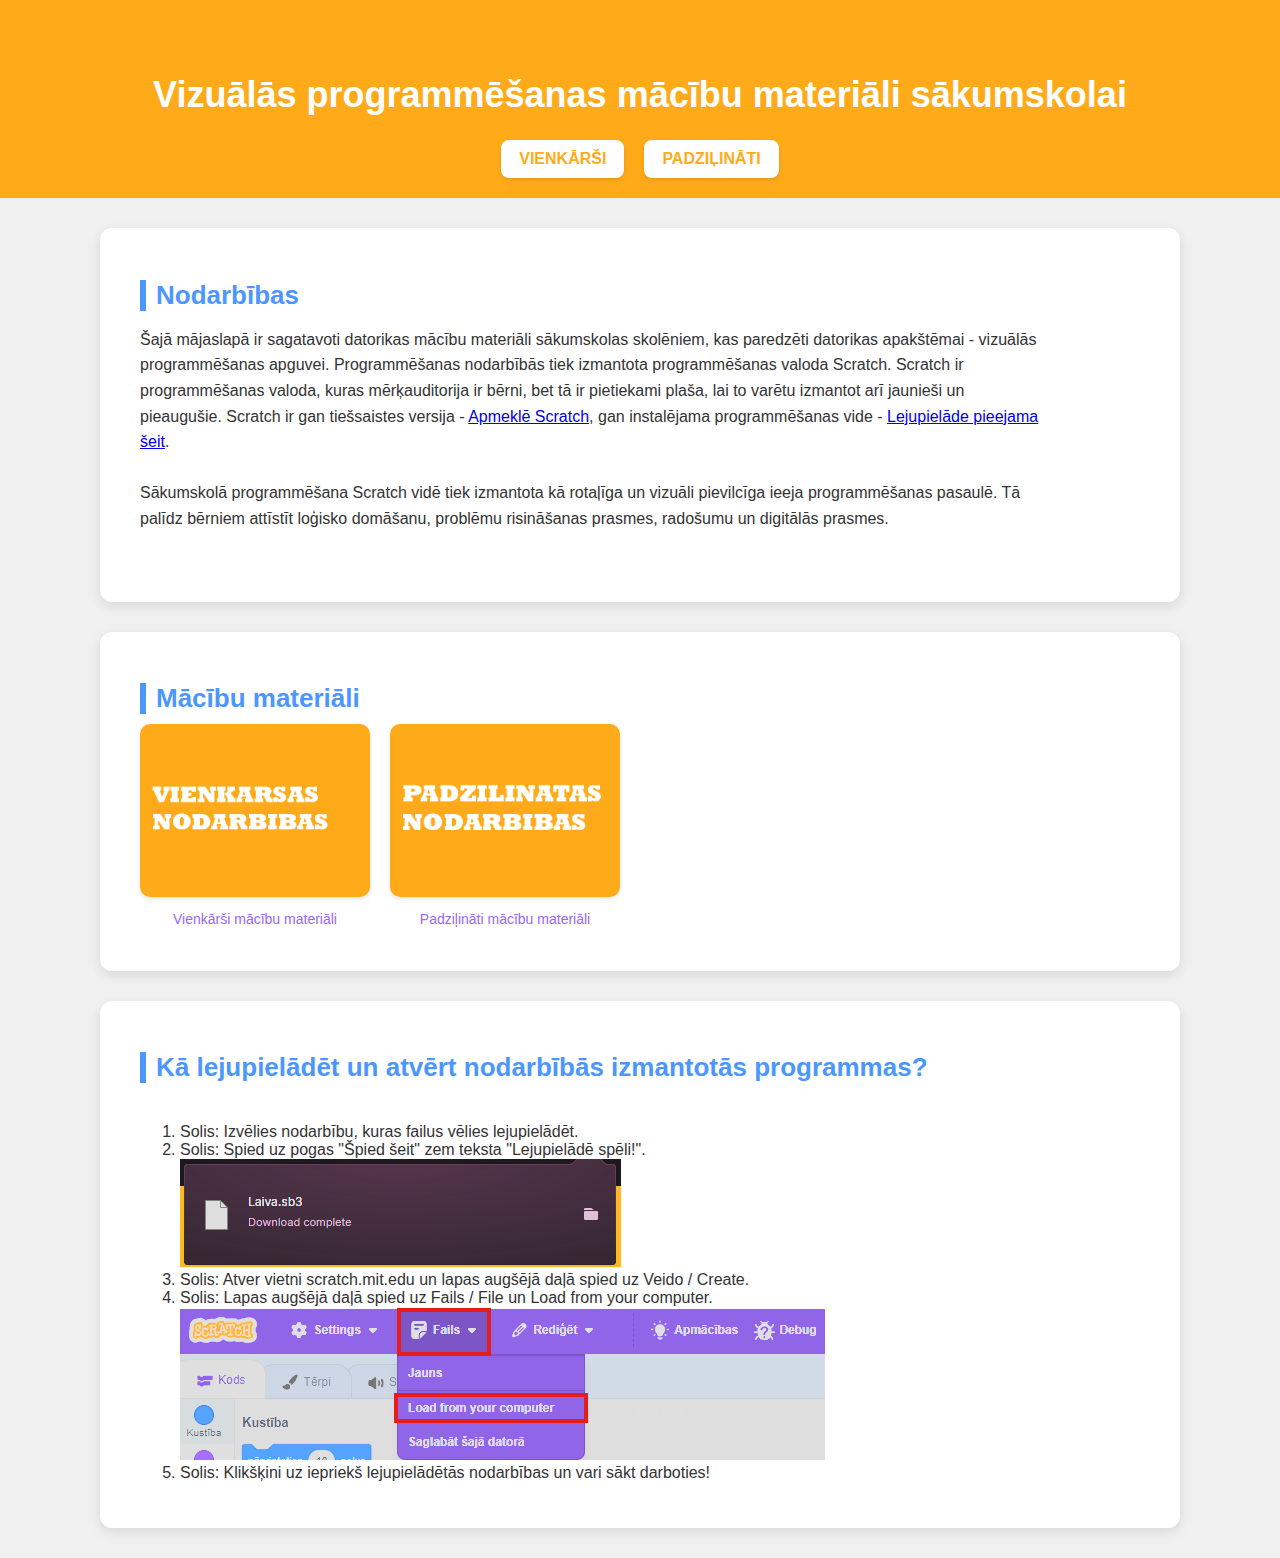
<file: index.html>
<!DOCTYPE html>
<html lang="lv">
<link rel = "stylesheet" href = "style.css">
<head>
  <meta charset="UTF-8">
  <meta name="viewport" content="width=device-width, initial-scale=1.0">
  <title>Programmēšana sākumskolai</title>
 
</head>
<body>

  <header>
    <h1>Vizuālās programmēšanas mācību materiāli sākumskolai</h1>
    <nav>
      <ul>
          <li><a href="Vienkarsi.html">VIENKĀRŠI</a></li>
          <li><a href="padzilinati.html">PADZIĻINĀTI</a></li>
      </ul>
  </nav>
  </header>

  <div class="section">
    <h2>Nodarbības</h2>
    <p class="description">
      Šajā mājaslapā ir sagatavoti datorikas mācību materiāli sākumskolas skolēniem, kas paredzēti datorikas apakštēmai - vizuālās programmēšanas apguvei.
      Programmēšanas nodarbībās tiek izmantota programmēšanas valoda Scratch. Scratch ir programmēšanas valoda, kuras mērķauditorija ir bērni, bet 
      tā ir pietiekami plaša, lai to varētu izmantot arī jaunieši un pieaugušie. Scratch ir gan tiešsaistes versija - <a href="https://www.scratch.mit.edu/">Apmeklē Scratch</a>, gan instalējama
      programmēšanas vide - <a href="https://scratch.mit.edu/download">Lejupielāde pieejama šeit</a>. 
      <br>
      <br>
      Sākumskolā programmēšana Scratch vidē tiek izmantota kā rotaļīga un vizuāli pievilcīga ieeja programmēšanas pasaulē. Tā palīdz bērniem attīstīt loģisko domāšanu, problēmu risināšanas prasmes, radošumu un digitālās prasmes.
    </p>
</div>
</div>
<div class="section">
    <h2>Mācību materiāli</h2>

    <div class="projects">   
      
      <div class="project">
        <a href="Vienkarsi.html">
          <img src="img/2.png" alt="Rallijs">
        </a>
        <p>Vienkārši mācību materiāli</p>
      </div>

      <div class="project">
        <a href="padzilinati.html">
          <img src="img/4.png" alt="Supermens">
        </a>
        <p>Padziļināti mācību materiāli</p>
      </div>

    </div> 

</div>
</div>

<div class="section">
    <h2>Kā lejupielādēt un atvērt nodarbībās izmantotās programmas?</h2>
    <p class="description">
      <ol>
        <li>Solis: Izvēlies nodarbību, kuras failus vēlies lejupielādēt.</li>
        <li>Solis: Spied uz pogas "Špied šeit" zem teksta "Lejupielādē spēli!".<br> 
          <img src = "img/tutorial1.png" alt = "tutorial1"> </li>
        <li>Solis: Atver vietni scratch.mit.edu un lapas augšējā daļā spied uz Veido / Create. </li>
        <li>Solis: Lapas augšējā daļā spied uz Fails / File un Load from your computer. </li>
          <img src = "img/tutorial2.png" alt = "tutorial2"> </li>
        <li>Solis: Klikšķini uz iepriekš lejupielādētās nodarbības un vari sākt darboties! </li>
      </ol>
    </p>
</body>
</html>
</file>
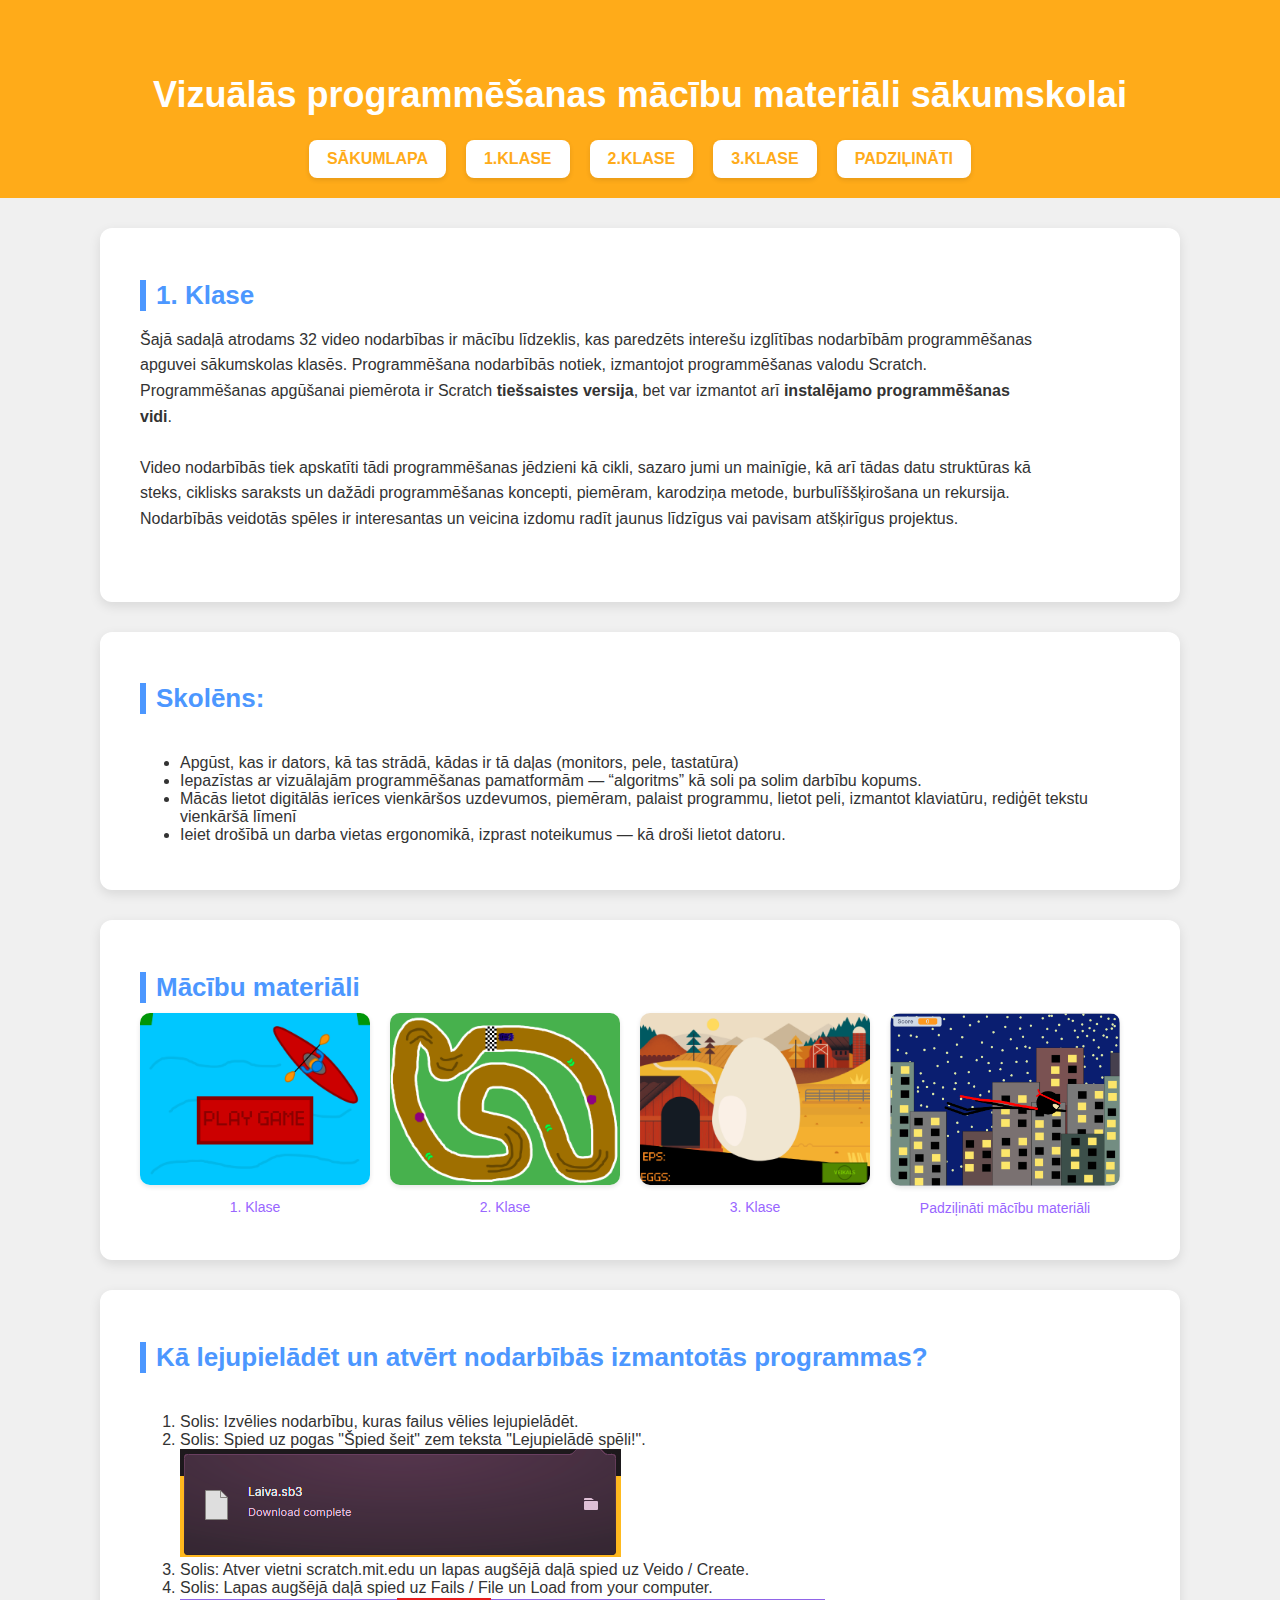
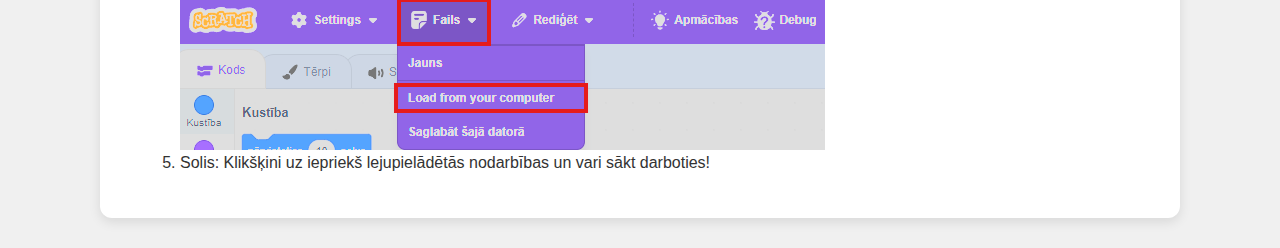
<file: 1klase.html>
<!DOCTYPE html>
<html lang="lv">
<link rel = "stylesheet" href = "style.css">
<head>
  <meta charset="UTF-8">
  <meta name="viewport" content="width=device-width, initial-scale=1.0">
  <title>Programmēšana sākumskolai</title>
 
</head>
<body>

  <header>
    <h1>Vizuālās programmēšanas mācību materiāli sākumskolai</h1>
       <nav>
      <ul>
          <li><a href="index.html">SĀKUMLAPA</a></li>
          <li><a href="1klase.html">1.KLASE</a></li>
          <li><a href="2klase.html">2.KLASE</a></li>
          <li><a href="3klase.html">3.KLASE</a></li>
          <li><a href="padzilinati.html">PADZIĻINĀTI</a></li>
      </ul>
  </nav>
  </header>

  <div class="section">
    <h2>1. Klase</h2>
    <p class="description">
      Šajā sadaļā atrodams 32 video nodarbības ir mācību līdzeklis, kas paredzēts interešu izglītības nodarbībām programmēšanas apguvei sākumskolas klasēs.
      Programmēšana nodarbībās notiek, izmantojot programmēšanas valodu Scratch. Programmēšanas apgūšanai piemērota ir Scratch <strong>tiešsaistes versija</strong>, bet var izmantot arī <strong>instalējamo programmēšanas vidi</strong>.<br><br>
      Video nodarbībās tiek apskatīti tādi programmēšanas jēdzieni kā cikli, sazaro jumi un mainīgie, kā arī tādas datu struktūras kā steks, ciklisks saraksts un dažādi programmēšanas koncepti, piemēram, karodziņa metode, burbulīššķirošana un rekursija. Nodarbībās veidotās spēles ir interesantas un veicina izdomu radīt jaunus līdzīgus vai pavisam atšķirīgus projektus.
    </p>
</div>
<div class="section">
    <h2>Skolēns:</h2>
    <p class="description">
    <ul>
    <li>Apgūst, kas ir dators, kā tas strādā, kādas ir tā daļas (monitors, pele, tastatūra) </li>
    <li>Iepazīstas ar vizuālajām programmēšanas pamatformām — “algoritms” kā soli pa solim darbību kopums.</li>
    <li>Mācās lietot digitālās ierīces vienkāršos uzdevumos, piemēram, palaist programmu, lietot peli, izmantot klaviatūru, rediģēt tekstu vienkāršā līmenī </li>
    <li>Ieiet drošībā un darba vietas ergonomikā, izprast noteikumus — kā droši lietot datoru.</li>
    </ul>
    </p>
</div>
<div class="section">
    <h2>Mācību materiāli</h2>
    <div class="projects">
      <div class="project">
        <a href="laiva.html">
          <img src="img/laiva.png" alt="Laiva">
        </a>
        <p>1. Klase</p>
      </div>
      <div class="project">
        <a href="rally.html">
          <img src="img/rallijs.png" alt="Rallijs">
        </a>
        <p>2. Klase</p>
      </div>
      <div class="project">
        <a href="clicker.html">
          <img src="img/ola.png" alt="Klikšķinātājs">
        </a>
        <p>3. Klase</p>
      </div>
      <div class="project">
        <a href="supermens.html">
          <img src="img/supermens.png" alt="Supermens">
        </a>
        <p>Padziļināti mācību materiāli</p>
      </div>
  </div>
</div>
<div class="section">
    <h2>Kā lejupielādēt un atvērt nodarbībās izmantotās programmas?</h2>
    <p class="description">
      <ol>
        <li>Solis: Izvēlies nodarbību, kuras failus vēlies lejupielādēt.</li>
        <li>Solis: Spied uz pogas "Špied šeit" zem teksta "Lejupielādē spēli!".<br> 
          <img src = "img/tutorial1.png" alt = "tutorial1"> </li>
        <li>Solis: Atver vietni scratch.mit.edu un lapas augšējā daļā spied uz Veido / Create. </li>
        <li>Solis: Lapas augšējā daļā spied uz Fails / File un Load from your computer. </li>
          <img src = "img/tutorial2.png" alt = "tutorial2"> </li>
        <li>Solis: Klikšķini uz iepriekš lejupielādētās nodarbības un vari sākt darboties! </li>
      </ol>
    </p>
</body>
</html>
</file>
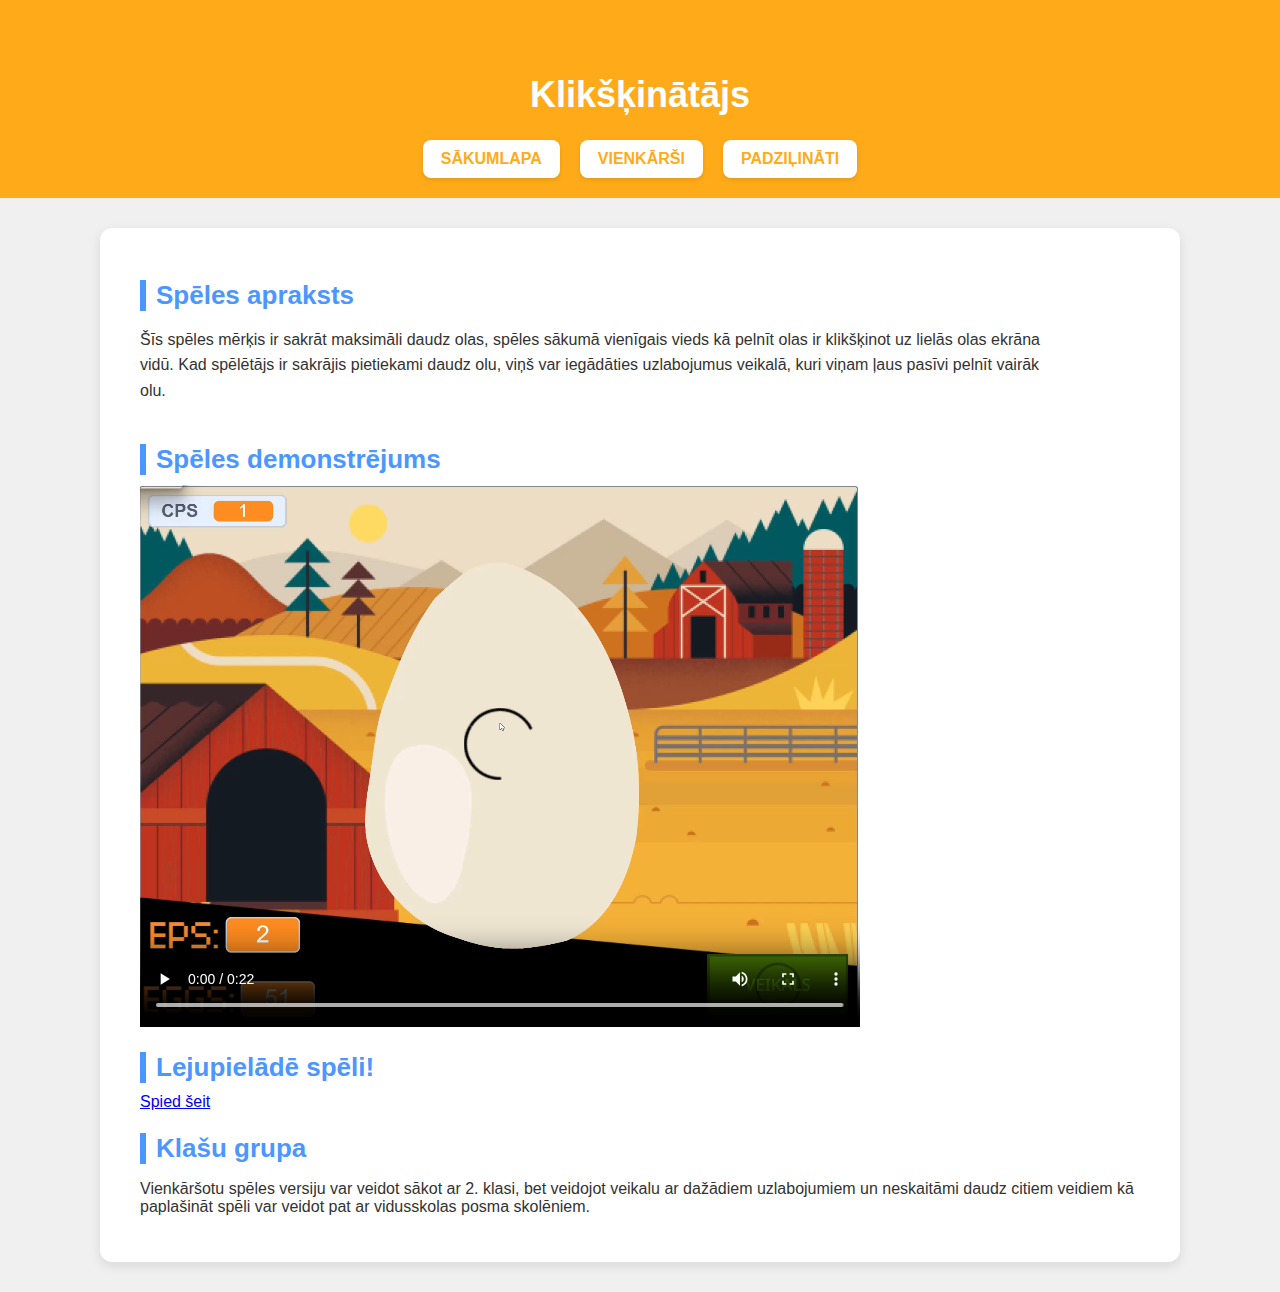
<file: clicker.html>
<!DOCTYPE html>
<html lang="lv">
<link rel = "stylesheet" href = "style.css">
<head>
  <meta charset="UTF-8">
  <meta name="viewport" content="width=device-width, initial-scale=1.0">
  <title>Klikšķinātājs</title>
 
</head>
<body>

  <header>
    <h1>Klikšķinātājs</h1>
       <nav>
      <ul>
          <li><a href="index.html">SĀKUMLAPA</a></li>
          <li><a href="Vienkarsi.html">VIENKĀRŠI</a></li>
          <li><a href="padzilinati.html">PADZIĻINĀTI</a></li>
      </ul>
  </nav>
  </header>

  <div class="section">
    <h2>Spēles apraksts</h2>
    <p class="description">
      Šīs spēles mērķis ir sakrāt maksimāli daudz olas, spēles sākumā vienīgais vieds kā pelnīt olas ir klikšķinot uz lielās olas ekrāna vidū.
      Kad spēlētājs ir sakrājis pietiekami daudz olu, viņš var iegādāties uzlabojumus veikalā, kuri viņam ļaus pasīvi pelnīt vairāk olu.
    </p>
    <h2>Spēles demonstrējums</h2>
    <section>
        <video width="720" controls>
          <source src="vid/clickerGameplay.mp4" type="video/mp4">
          Tavs pārlūks neatbalsta video atskaņošanu.
        </video>
      </section>
       <h2>Lejupielādē spēli!</h2>
    <section>
  <a href="file/Egg clicker.sb3" download>Spied šeit</a>
      </section>
<section>
        <h2>Klašu grupa</h2>
        <p>Vienkāršotu spēles versiju var veidot sākot ar 2. klasi, bet veidojot veikalu ar dažādiem uzlabojumiem un neskaitāmi daudz citiem veidiem kā 
            paplašināt spēli var veidot pat ar vidusskolas posma skolēniem.
        </p>
        </video>
      </section>

</body>
</html>
</file>
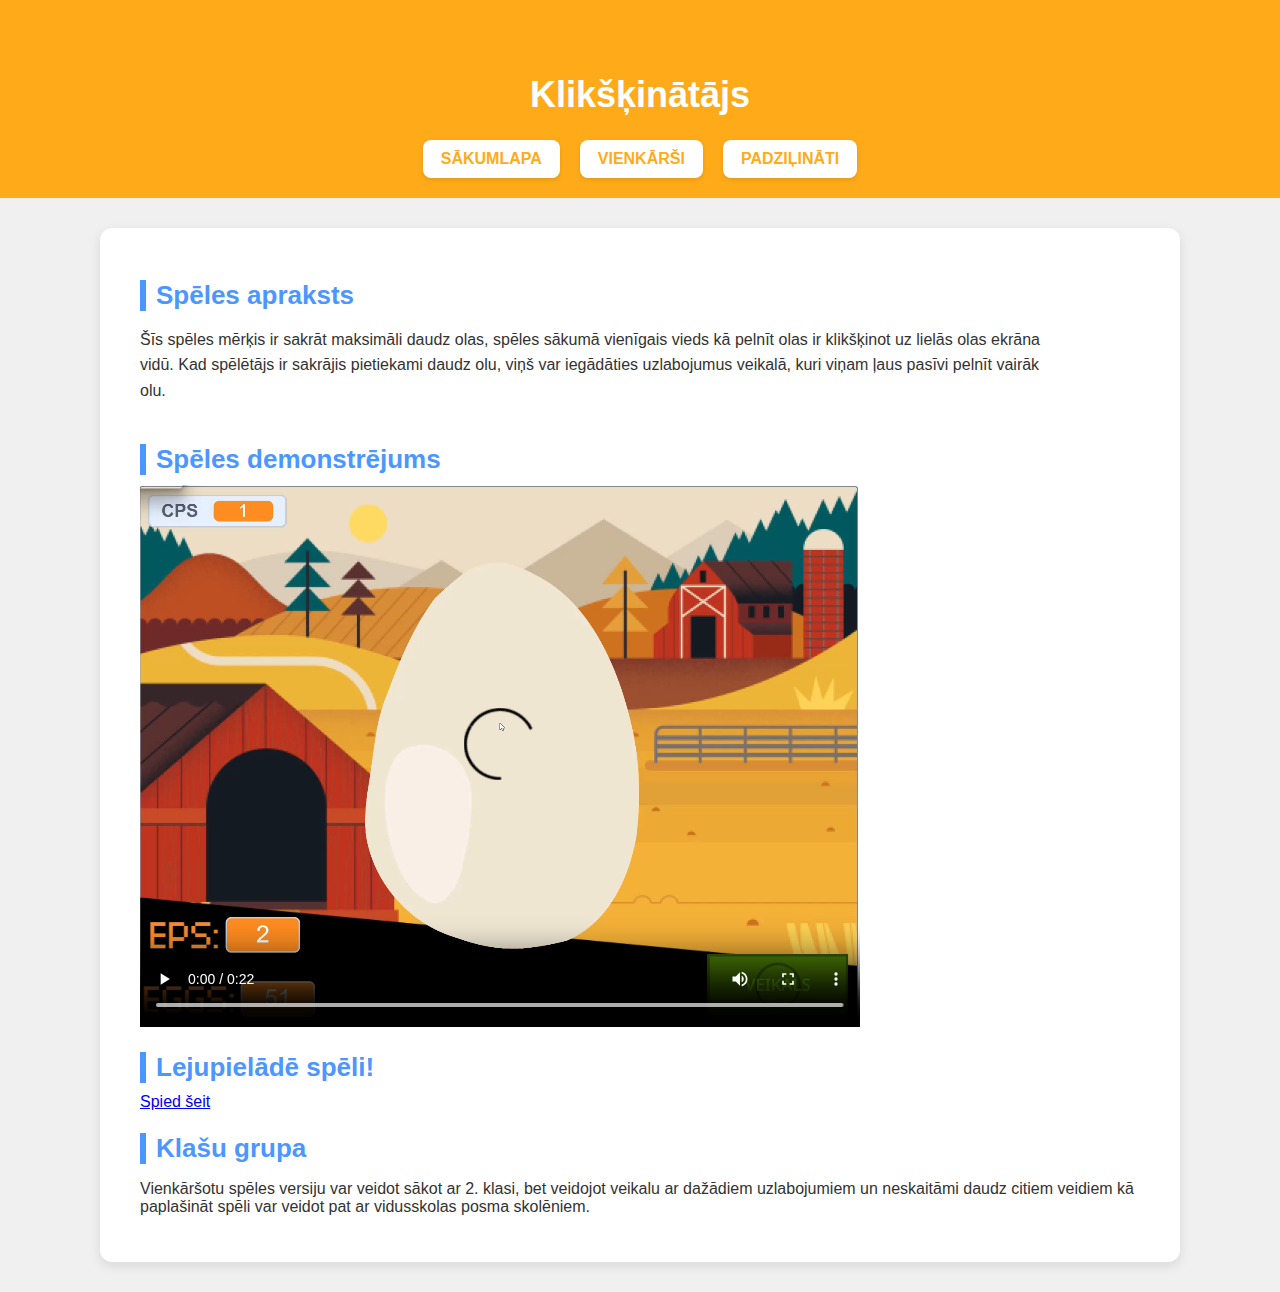
<file: clickerMini.html>
<!DOCTYPE html>
<html lang="lv">
<link rel = "stylesheet" href = "style.css">
<head>
  <meta charset="UTF-8">
  <meta name="viewport" content="width=device-width, initial-scale=1.0">
  <title>Klikšķinātājs</title>
 
</head>
<body>

  <header>
    <h1>Klikšķinātājs</h1>
       <nav>
      <ul>
           <li><a href="index.html">SĀKUMLAPA</a></li>
          <li><a href="Vienkarsi.html">VIENKĀRŠI</a></li>
          <li><a href="padzilinati.html">PADZIĻINĀTI</a></li>
      </ul>
  </nav>
  </header>

  <div class="section">
    <h2>Spēles apraksts</h2>
    <p class="description">
      Šīs spēles mērķis ir sakrāt maksimāli daudz olas, spēles sākumā vienīgais vieds kā pelnīt olas ir klikšķinot uz lielās olas ekrāna vidū.
      Kad spēlētājs ir sakrājis pietiekami daudz olu, viņš var iegādāties uzlabojumus veikalā, kuri viņam ļaus pasīvi pelnīt vairāk olu.
    </p>
    <h2>Spēles demonstrējums</h2>
    <section>
        <video width="720" controls>
          <source src="vid/clickerGameplay.mp4" type="video/mp4">
          Tavs pārlūks neatbalsta video atskaņošanu.
        </video>
      </section>
       <h2>Lejupielādē spēli!</h2>
    <section>
  <a href="file/klikskinatajsMini.sb3" download>Spied šeit</a>
      </section>
<section>
        <h2>Klašu grupa</h2>
        <p>Vienkāršotu spēles versiju var veidot sākot ar 2. klasi, bet veidojot veikalu ar dažādiem uzlabojumiem un neskaitāmi daudz citiem veidiem kā 
            paplašināt spēli var veidot pat ar vidusskolas posma skolēniem.
        </p>
        </video>
      </section>

</body>
</html>
</file>
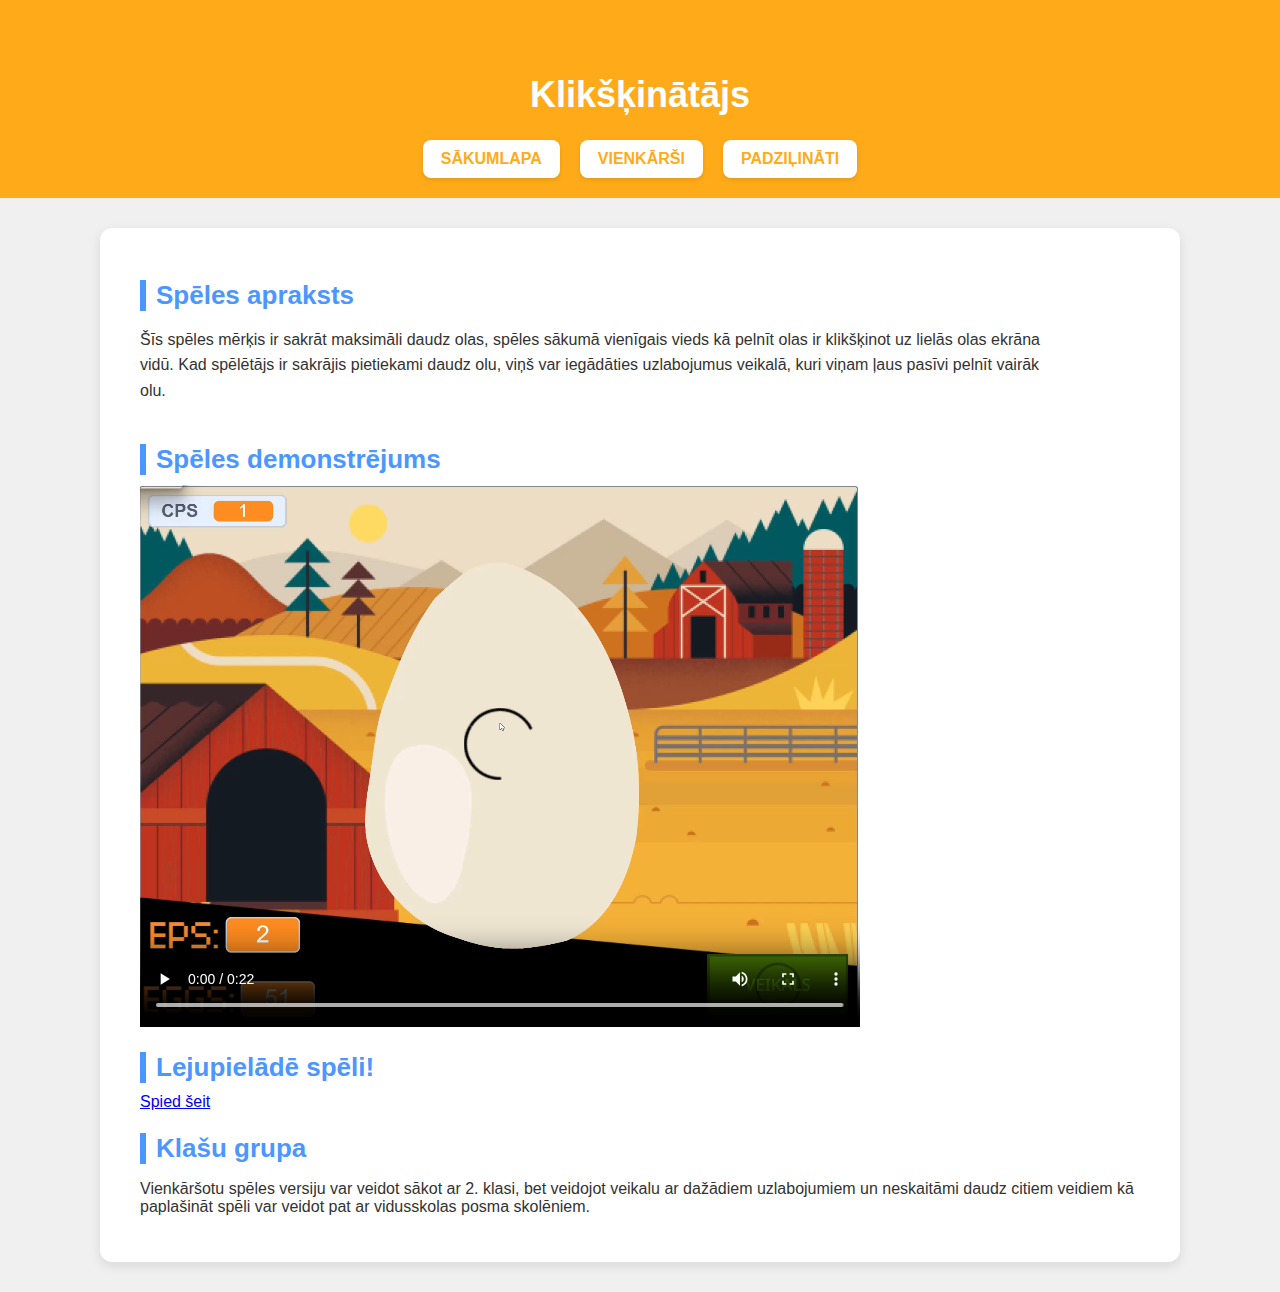
<file: koordinatas.html>
<!DOCTYPE html>
<html lang="lv">
<link rel = "stylesheet" href = "style.css">
<head>
  <meta charset="UTF-8">
  <meta name="viewport" content="width=device-width, initial-scale=1.0">
  <title>Klikšķinātājs</title>
 
</head>
<body>

  <header>
    <h1>Klikšķinātājs</h1>
       <nav>
      <ul>
          <li><a href="index.html">SĀKUMLAPA</a></li>
          <li><a href="Vienkarsi.html">VIENKĀRŠI</a></li>
          <li><a href="padzilinati.html">PADZIĻINĀTI</a></li>
      </ul>
  </nav>
  </header>

  <div class="section">
    <h2>Spēles apraksts</h2>
    <p class="description">
      Šīs spēles mērķis ir sakrāt maksimāli daudz olas, spēles sākumā vienīgais vieds kā pelnīt olas ir klikšķinot uz lielās olas ekrāna vidū.
      Kad spēlētājs ir sakrājis pietiekami daudz olu, viņš var iegādāties uzlabojumus veikalā, kuri viņam ļaus pasīvi pelnīt vairāk olu.
    </p>
    <h2>Spēles demonstrējums</h2>
    <section>
        <video width="720" controls>
          <source src="vid/clickerGameplay.mp4" type="video/mp4">
          Tavs pārlūks neatbalsta video atskaņošanu.
        </video>
      </section>
       <h2>Lejupielādē spēli!</h2>
    <section>
  <a href="file/klikskinatajsMini.sb3" download>Spied šeit</a>
      </section>
<section>
        <h2>Klašu grupa</h2>
        <p>Vienkāršotu spēles versiju var veidot sākot ar 2. klasi, bet veidojot veikalu ar dažādiem uzlabojumiem un neskaitāmi daudz citiem veidiem kā 
            paplašināt spēli var veidot pat ar vidusskolas posma skolēniem.
        </p>
        </video>
      </section>

</body>
</html>
</file>
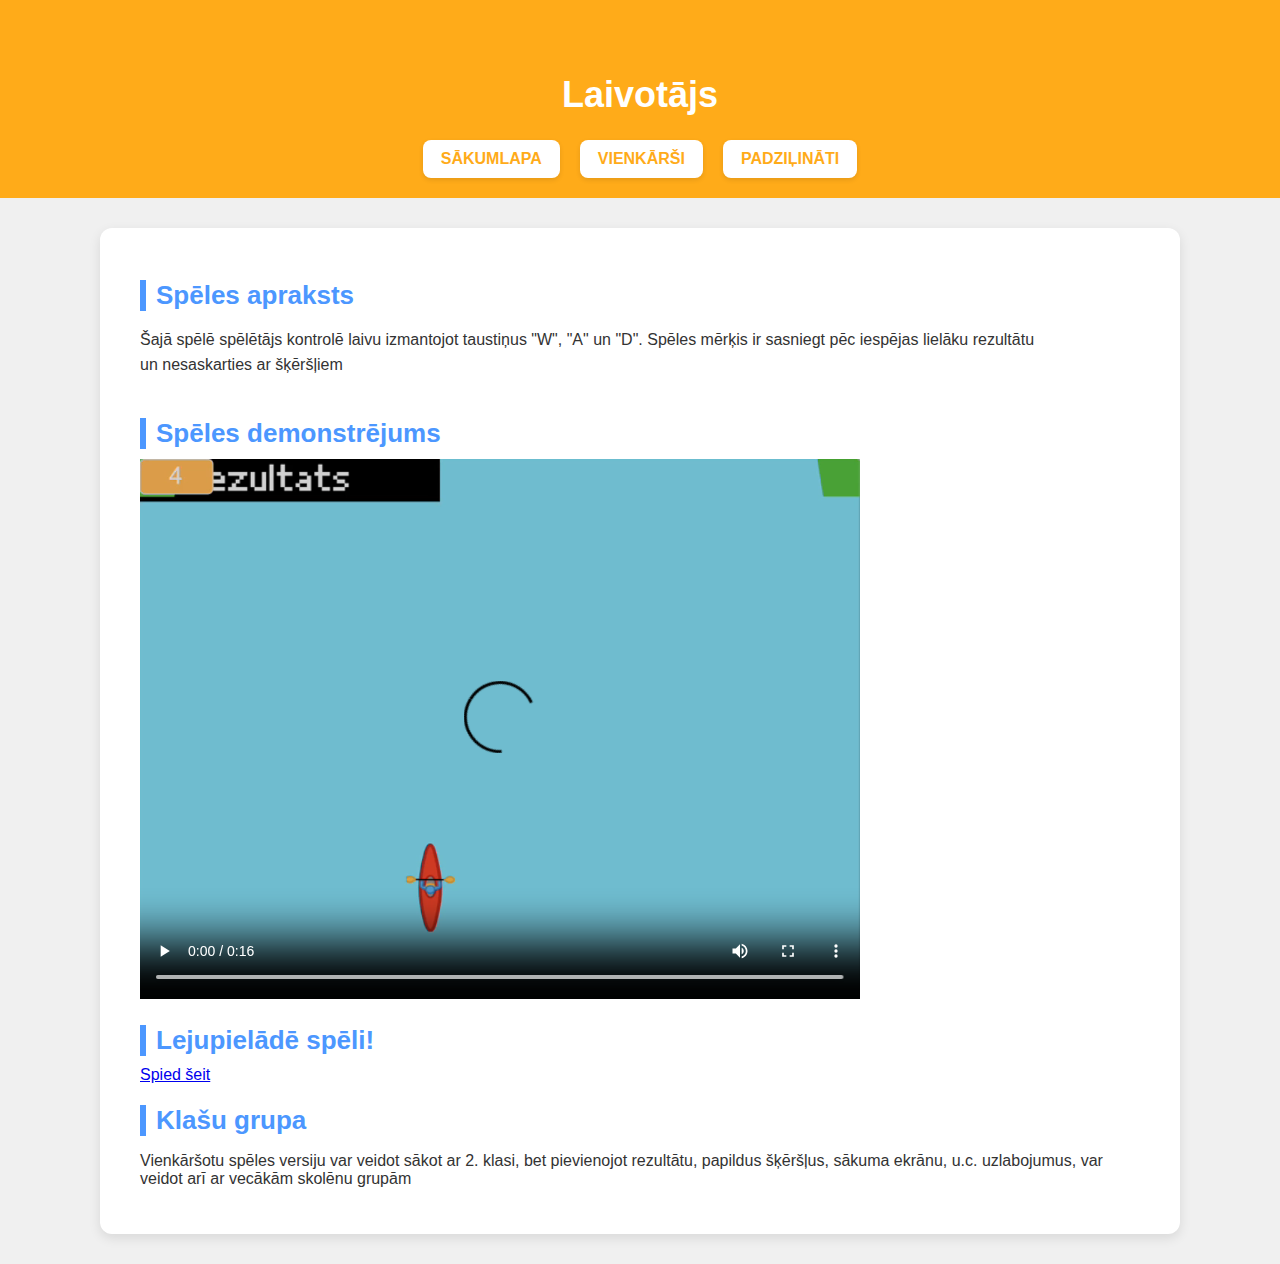
<file: laiva.html>
<!DOCTYPE html>
<html lang="lv">
<link rel = "stylesheet" href = "style.css">
<head>
  <meta charset="UTF-8">
  <meta name="viewport" content="width=device-width, initial-scale=1.0">
  <title>Laivotājs</title>
 
</head>
<body>

  <header>
    <h1>Laivotājs</h1>
       <nav>
      <ul>
         <li><a href="index.html">SĀKUMLAPA</a></li>
          <li><a href="Vienkarsi.html">VIENKĀRŠI</a></li>
          <li><a href="padzilinati.html">PADZIĻINĀTI</a></li>
      </ul>
  </nav>
  </header>

  <div class="section">
    <h2>Spēles apraksts</h2>
    <p class="description">
      Šajā spēlē spēlētājs kontrolē laivu izmantojot taustiņus "W", "A" un "D". Spēles mērķis 
      ir sasniegt pēc iespējas lielāku rezultātu un nesaskarties ar šķēršļiem
    </p>
    <h2>Spēles demonstrējums</h2>
    <section>
        <video width="720" controls>
          <source src="vid/laivaGameplay.mp4" type="video/mp4">
          Tavs pārlūks neatbalsta video atskaņošanu.
        </video>
      </section>
       <h2>Lejupielādē spēli!</h2>
    <section>
  <a href="file/Laiva.sb3" download>Spied šeit</a>
      </section>
<section>
        <h2>Klašu grupa</h2>
        <p>Vienkāršotu spēles versiju var veidot sākot ar 2. klasi, bet pievienojot rezultātu, papildus šķēršļus, sākuma ekrānu,
          u.c. uzlabojumus, var veidot arī ar vecākām skolēnu grupām</p>
        </video>
      </section>

</body>
</html>
</file>
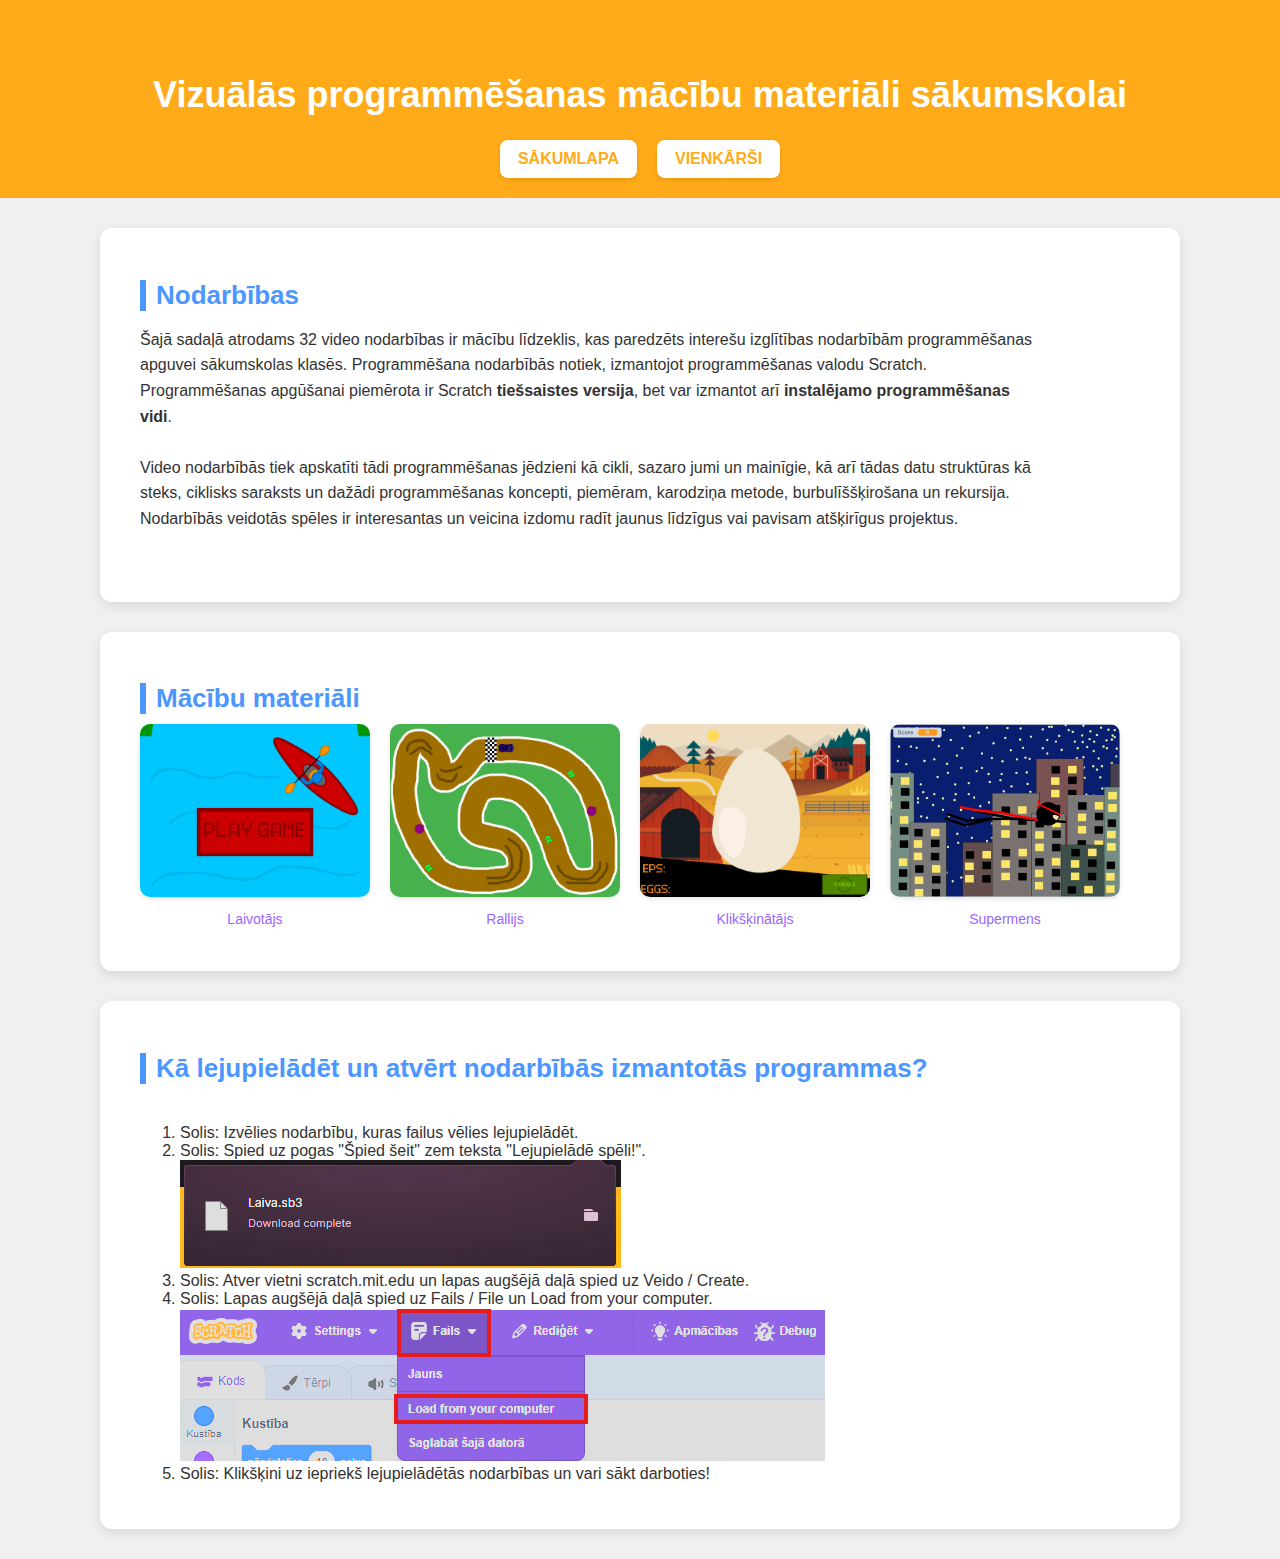
<file: padzilinati.html>
<!DOCTYPE html>
<html lang="lv">
<link rel = "stylesheet" href = "style.css">
<head>
  <meta charset="UTF-8">
  <meta name="viewport" content="width=device-width, initial-scale=1.0">
  <title>Programmēšana sākumskolai</title>
 
</head>
<body>

  <header>
    <h1>Vizuālās programmēšanas mācību materiāli sākumskolai</h1>
       <nav>
      <ul>
          <li><a href="index.html">SĀKUMLAPA</a></li>
          <li><a href="Vienkarsi.html">VIENKĀRŠI</a></li>
      </ul>
  </nav>
  </header>

  <div class="section">
    <h2>Nodarbības</h2>
    <p class="description">
      Šajā sadaļā atrodams 32 video nodarbības ir mācību līdzeklis, kas paredzēts interešu izglītības nodarbībām programmēšanas apguvei sākumskolas klasēs.
      Programmēšana nodarbībās notiek, izmantojot programmēšanas valodu Scratch. Programmēšanas apgūšanai piemērota ir Scratch <strong>tiešsaistes versija</strong>, bet var izmantot arī <strong>instalējamo programmēšanas vidi</strong>.<br><br>
      Video nodarbībās tiek apskatīti tādi programmēšanas jēdzieni kā cikli, sazaro jumi un mainīgie, kā arī tādas datu struktūras kā steks, ciklisks saraksts un dažādi programmēšanas koncepti, piemēram, karodziņa metode, burbulīššķirošana un rekursija. Nodarbībās veidotās spēles ir interesantas un veicina izdomu radīt jaunus līdzīgus vai pavisam atšķirīgus projektus.
    </p>
</div>
<div class="section">
    <h2>Mācību materiāli</h2>
    <div class="projects">
      <div class="project">
        <a href="laiva.html">
          <img src="img/laiva.png" alt="Laiva">
        </a>
        <p>Laivotājs</p>
      </div>
      <div class="project">
        <a href="rally.html">
          <img src="img/rallijs.png" alt="Rallijs">
        </a>
        <p>Rallijs</p>
      </div>
      <div class="project">
        <a href="clicker.html">
          <img src="img/ola.png" alt="Klikšķinātājs">
        </a>
        <p>Klikšķinātājs</p>
      </div>
      <div class="project">
        <a href="supermens.html">
          <img src="img/supermens.png" alt="Supermens">
        </a>
        <p>Supermens</p>
      </div>
  </div>
</div>
<div class="section">
    <h2>Kā lejupielādēt un atvērt nodarbībās izmantotās programmas?</h2>
    <p class="description">
      <ol>
        <li>Solis: Izvēlies nodarbību, kuras failus vēlies lejupielādēt.</li>
        <li>Solis: Spied uz pogas "Špied šeit" zem teksta "Lejupielādē spēli!".<br> 
          <img src = "img/tutorial1.png" alt = "tutorial1"> </li>
        <li>Solis: Atver vietni scratch.mit.edu un lapas augšējā daļā spied uz Veido / Create. </li>
        <li>Solis: Lapas augšējā daļā spied uz Fails / File un Load from your computer. </li>
          <img src = "img/tutorial2.png" alt = "tutorial2"> </li>
        <li>Solis: Klikšķini uz iepriekš lejupielādētās nodarbības un vari sākt darboties! </li>
      </ol>
    </p>
</body>
</html>
</file>
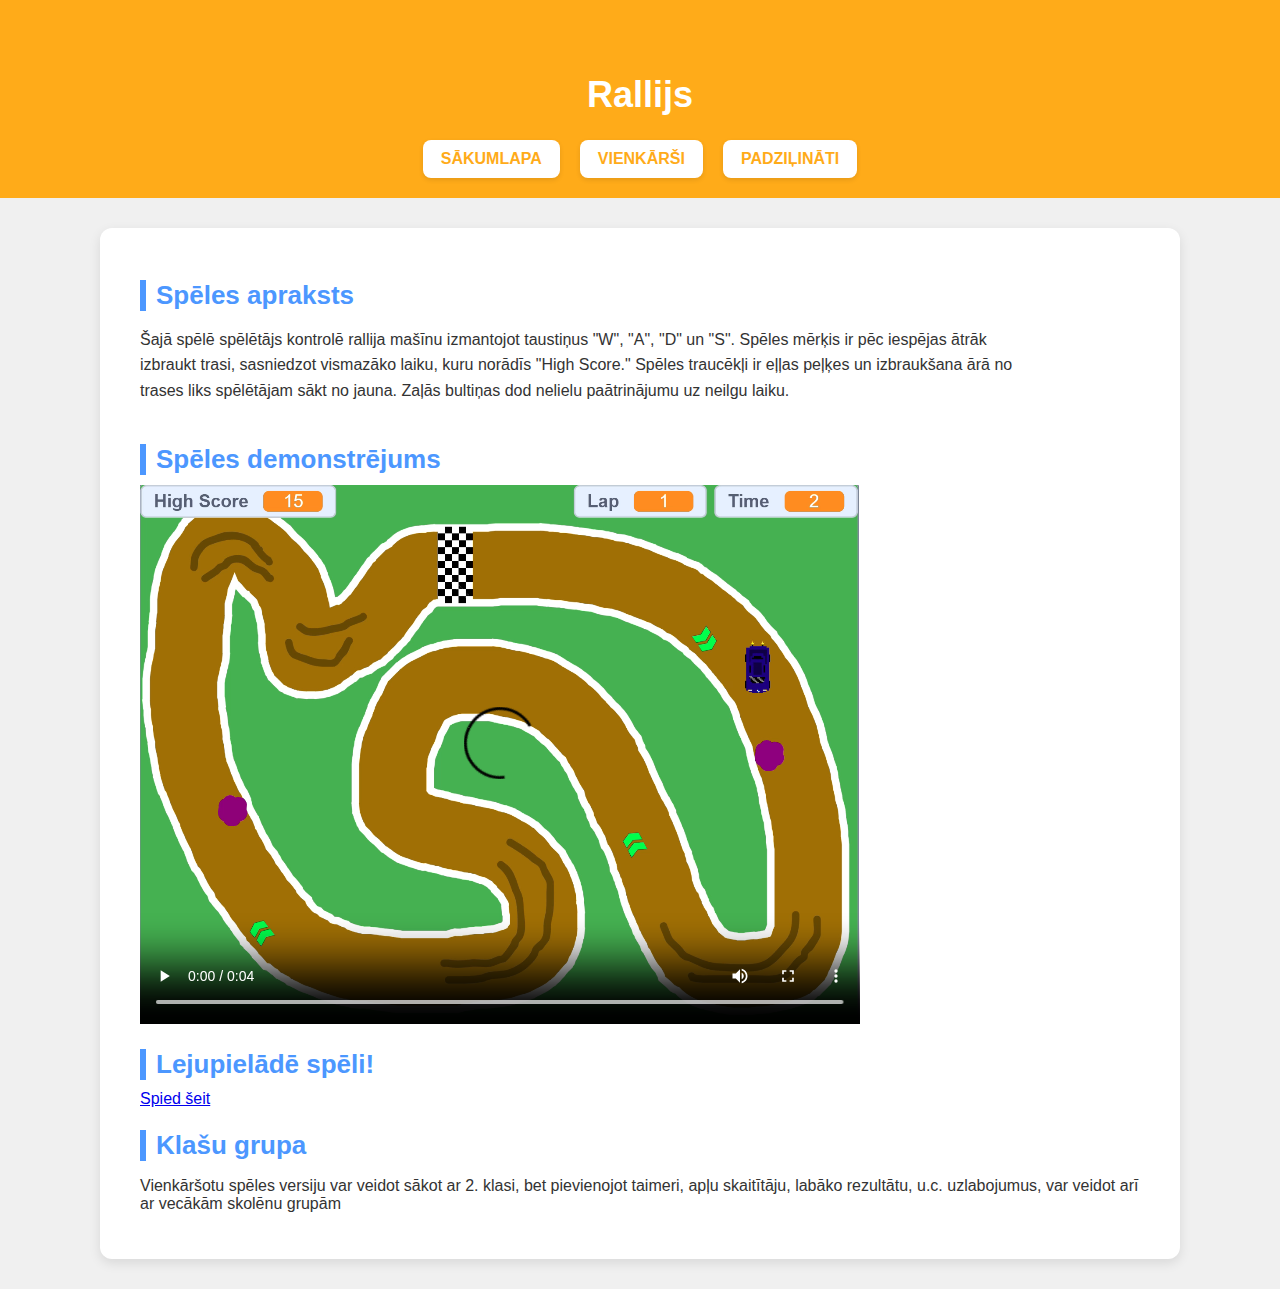
<file: rallijsMini.html>
<!DOCTYPE html>
<html lang="lv">
<link rel = "stylesheet" href = "style.css">
<head>
  <meta charset="UTF-8">
  <meta name="viewport" content="width=device-width, initial-scale=1.0">
  <title>Rallijs</title>
 
</head>
<body>

  <header>
    <h1>Rallijs</h1>
       <nav>
      <ul>
         <li><a href="index.html">SĀKUMLAPA</a></li>
          <li><a href="Vienkarsi.html">VIENKĀRŠI</a></li>
          <li><a href="padzilinati.html">PADZIĻINĀTI</a></li>
      </ul>
  </nav>
  </header>

  <div class="section">
    <h2>Spēles apraksts</h2>
    <p class="description">
      Šajā spēlē spēlētājs kontrolē rallija mašīnu izmantojot taustiņus "W", "A", "D" un "S". Spēles mērķis 
      ir pēc iespējas ātrāk izbraukt trasi, sasniedzot vismazāko laiku, kuru norādīs "High Score." Spēles traucēkļi ir eļļas peļķes un izbraukšana
      ārā no trases liks spēlētājam sākt no jauna. Zaļās bultiņas dod nelielu paātrinājumu uz neilgu laiku.
    </p>
    <h2>Spēles demonstrējums</h2>
    <section>
        <video width="720" controls>
          <source src="vid/rallyGameplay.mp4" type="video/mp4">
          Tavs pārlūks neatbalsta video atskaņošanu.
        </video>
      </section>
       <h2>Lejupielādē spēli!</h2>
    <section>
  <a href="file/Rally.sb3" download>Spied šeit</a>
      </section>
<section>
        <h2>Klašu grupa</h2>
        <p>Vienkāršotu spēles versiju var veidot sākot ar 2. klasi, bet pievienojot taimeri, apļu skaitītāju, labāko
            rezultātu, u.c. uzlabojumus, var veidot arī ar vecākām skolēnu grupām</p>
        </video>
      </section>

</body>
</html>
</file>
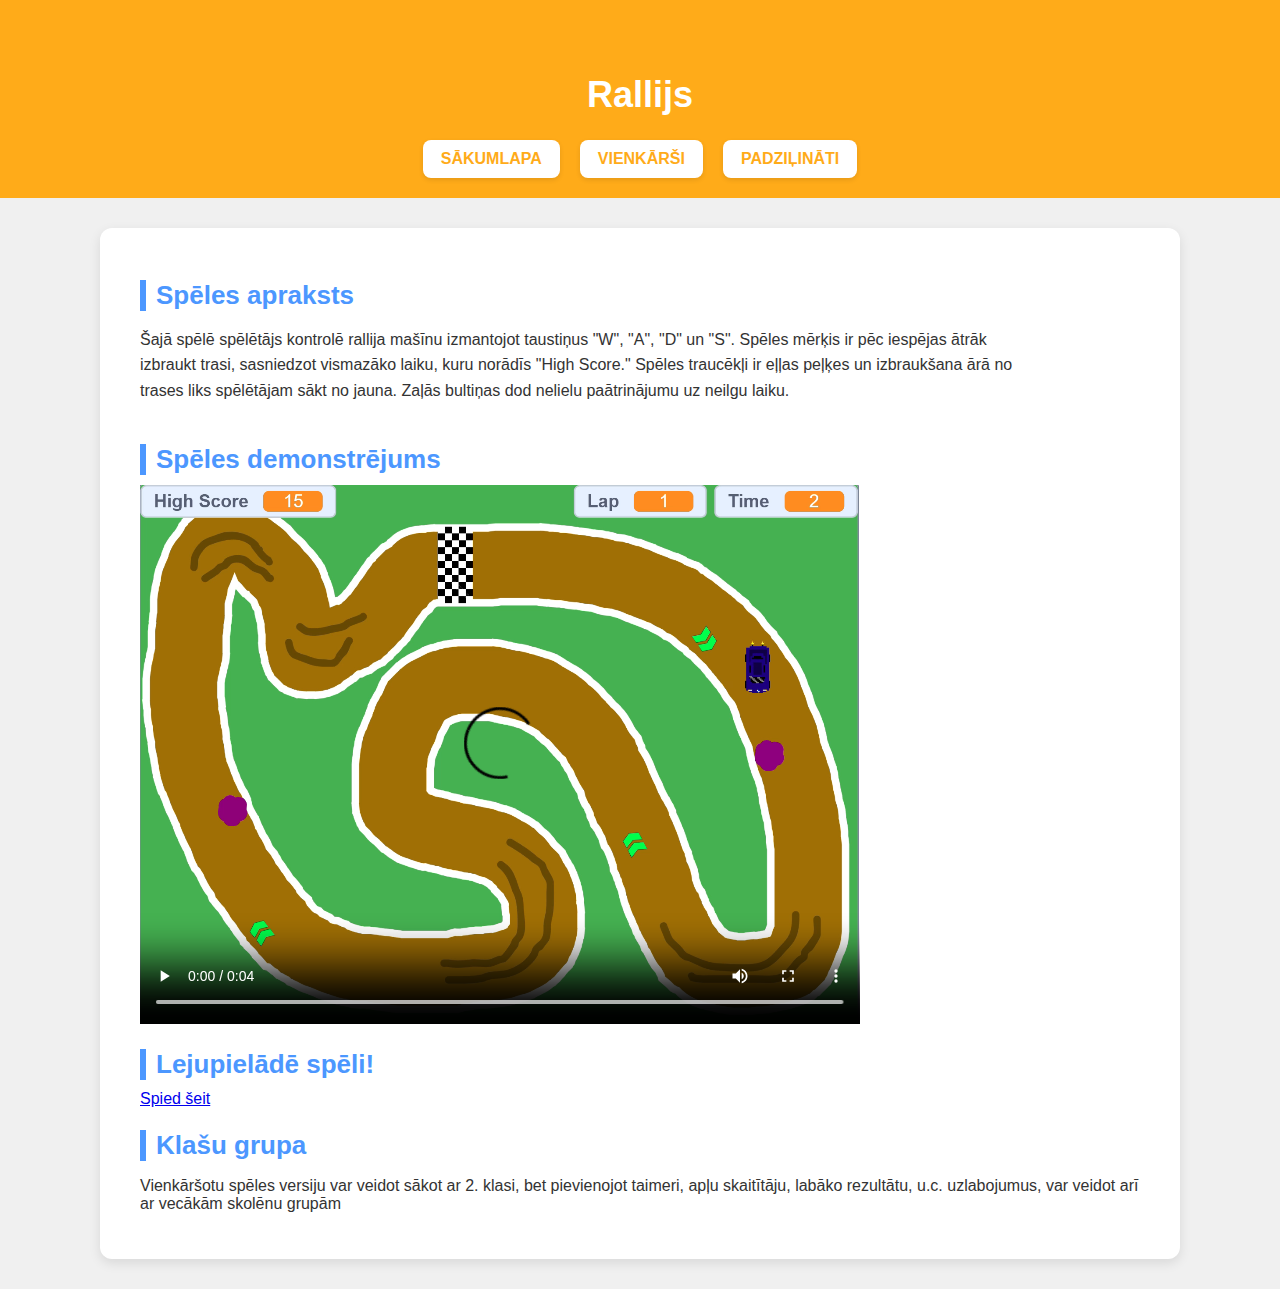
<file: rally.html>
<!DOCTYPE html>
<html lang="lv">
<link rel = "stylesheet" href = "style.css">
<head>
  <meta charset="UTF-8">
  <meta name="viewport" content="width=device-width, initial-scale=1.0">
  <title>Rallijs</title>
 
</head>
<body>

  <header>
    <h1>Rallijs</h1>
       <nav>
      <ul>
          <li><a href="index.html">SĀKUMLAPA</a></li>
          <li><a href="Vienkarsi.html">VIENKĀRŠI</a></li>
          <li><a href="padzilinati.html">PADZIĻINĀTI</a></li>
      </ul>
  </nav>
  </header>

  <div class="section">
    <h2>Spēles apraksts</h2>
    <p class="description">
      Šajā spēlē spēlētājs kontrolē rallija mašīnu izmantojot taustiņus "W", "A", "D" un "S". Spēles mērķis 
      ir pēc iespējas ātrāk izbraukt trasi, sasniedzot vismazāko laiku, kuru norādīs "High Score." Spēles traucēkļi ir eļļas peļķes un izbraukšana
      ārā no trases liks spēlētājam sākt no jauna. Zaļās bultiņas dod nelielu paātrinājumu uz neilgu laiku.
    </p>
    <h2>Spēles demonstrējums</h2>
    <section>
        <video width="720" controls>
          <source src="vid/rallyGameplay.mp4" type="video/mp4">
          Tavs pārlūks neatbalsta video atskaņošanu.
        </video>
      </section>
       <h2>Lejupielādē spēli!</h2>
    <section>
  <a href="file/Rally.sb3" download>Spied šeit</a>
      </section>
<section>
        <h2>Klašu grupa</h2>
        <p>Vienkāršotu spēles versiju var veidot sākot ar 2. klasi, bet pievienojot taimeri, apļu skaitītāju, labāko
            rezultātu, u.c. uzlabojumus, var veidot arī ar vecākām skolēnu grupām</p>
        </video>
      </section>

</body>
</html>
</file>
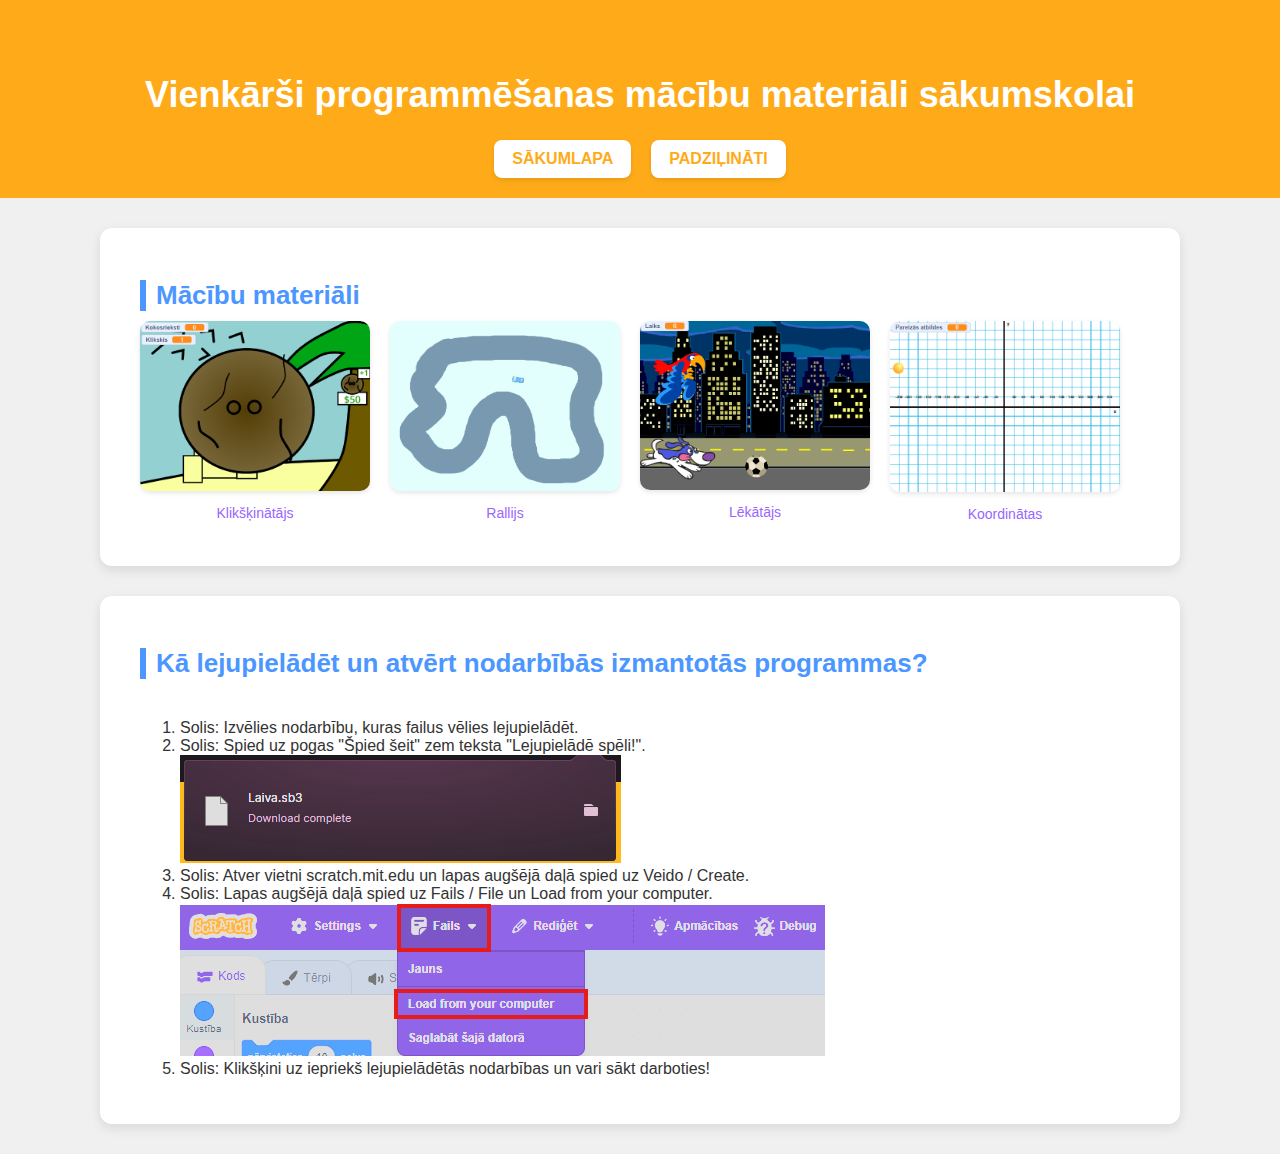
<file: Vienkarsi.html>
<!DOCTYPE html>
<html lang="lv">
<link rel = "stylesheet" href = "style.css">
<head>
  <meta charset="UTF-8">
  <meta name="viewport" content="width=device-width, initial-scale=1.0">
  <title>Programmēšana sākumskolai</title>
 
</head>
<body>

  <header>
    <h1>Vienkārši programmēšanas mācību materiāli sākumskolai</h1>
       <nav>
      <ul>
          <li><a href="index.html">SĀKUMLAPA</a></li>
          <li><a href="padzilinati.html">PADZIĻINĀTI</a></li>
      </ul>
  </nav>
  </header>
<div class="section">
    <h2>Mācību materiāli</h2>
    <div class="projects">
      <div class="project">
        <a href="clickerMini.html">
          <img src="img/klikskinatajsMini.png" alt="Klikskinatajs">
        </a>
        <p>Klikšķinātājs</p>
      </div>
      <div class="project">
        <a href="rallijsMini.html">
          <img src="img/rallijsMini.png" alt="Rallijs">
        </a>
        <p>Rallijs</p>
      </div>
      <div class="project">
        <a href="lekatajs.html">
          <img src="img/Lekatajs.png" alt="Lekatajs">
        </a>
        <p>Lēkātājs</p>
      </div>
      <div class="project">
        <a href="koordinatas.html">
          <img src="img/Koordinatas.png" alt="Supermens">
        </a>
        <p>Koordinātas</p>
      </div>
  </div>
</div>
<div class="section">
    <h2>Kā lejupielādēt un atvērt nodarbībās izmantotās programmas?</h2>
    <p class="description">
      <ol>
        <li>Solis: Izvēlies nodarbību, kuras failus vēlies lejupielādēt.</li>
        <li>Solis: Spied uz pogas "Špied šeit" zem teksta "Lejupielādē spēli!".<br> 
          <img src = "img/tutorial1.png" alt = "tutorial1"> </li>
        <li>Solis: Atver vietni scratch.mit.edu un lapas augšējā daļā spied uz Veido / Create. </li>
        <li>Solis: Lapas augšējā daļā spied uz Fails / File un Load from your computer. </li>
          <img src = "img/tutorial2.png" alt = "tutorial2"> </li>
        <li>Solis: Klikšķini uz iepriekš lejupielādētās nodarbības un vari sākt darboties! </li>
      </ol>
    </p>
</body>
</html>
</file>
<file: style.css>
body {
    font-family: Arial, sans-serif;
    margin: 0;
    padding: 0;
    background-color: #f0f0f0; 
    color: #333;
}

header {
    text-align: center;
    padding: 50px 20px 20px;
    background-color: #ffab19; 
    color: white;
}

header h1 {
    font-size: 36px;
    font-weight: bold;
}


header nav {
    margin-top: 20px;
}

header nav ul {
    list-style: none;
    display: flex;
    justify-content: center;
    gap: 20px;
    padding: 0;
    margin: 0;
}

header nav li {
    display: inline;
}

header nav a {
    display: inline-block;
    padding: 10px 18px;
    background-color: white;
    color: #ffab19;           
    text-decoration: none;
    border-radius: 8px;
    font-weight: bold;
    transition: background-color 0.2s ease, color 0.2s ease, transform 0.2s ease;
    box-shadow: 0 2px 5px rgba(0,0,0,0.1);
}

header nav a:hover {
    background-color: #ffe0b3; 
    transform: translateY(-2px);
}

header nav a.active {
    background-color: #4c97ff; 
    color: white;
}

.section {
    background-color: white; 
    margin: 30px auto;
    padding: 30px 40px;
    max-width: 1000px;
    border-radius: 12px;
    box-shadow: 0 4px 12px rgba(0, 0, 0, 0.1);
    transition: transform 0.3s ease, box-shadow 0.3s ease;
}

.section:hover {
    transform: translateY(-2px);
    box-shadow: 0 6px 16px rgba(0, 0, 0, 0.15);
}


.section h2 {
    color: #4c97ff;
    font-size: 26px;
    margin-bottom: 10px;
    border-left: 6px solid #4c97ff;
    padding-left: 10px;
}


.description {
    max-width: 900px;
    margin-bottom: 40px;
    font-size: 16px;
    line-height: 1.6;
}

.projects {
    display: flex;
    flex-wrap: wrap;
    gap: 20px;
    justify-content: flex-start;
}


.project {
    width: 230px;
    text-align: center;
    align-items: center; 
}

.project img {
    width: 100%;
    border-radius: 10px;
    box-shadow: 0 2px 5px rgba(0,0,0,0.1);
    transition: transform 0.3s ease;
}

.project img:hover {
    transform: scale(1.05);
}

.project p {
    margin-top: 10px;
    font-size: 14px;
    color: #9966ff; 
}

.back-button {
    position: fixed;
    top: 20px;
    left: 20px;
    background-color: white;
    color: #ffab19; 
    border: 2px solid #ffab19;
    padding: 10px 16px;
    text-decoration: none;
    border-radius: 5px;
    font-weight: bold;
    z-index: 9999; 
    box-shadow: 0 2px 6px rgba(0,0,0,0.2);
    transition: background-color 0.3s ease, color 0.3s ease;
}

.back-button:hover {
    background-color: #ffab19;
    color: white;
}
</file>
